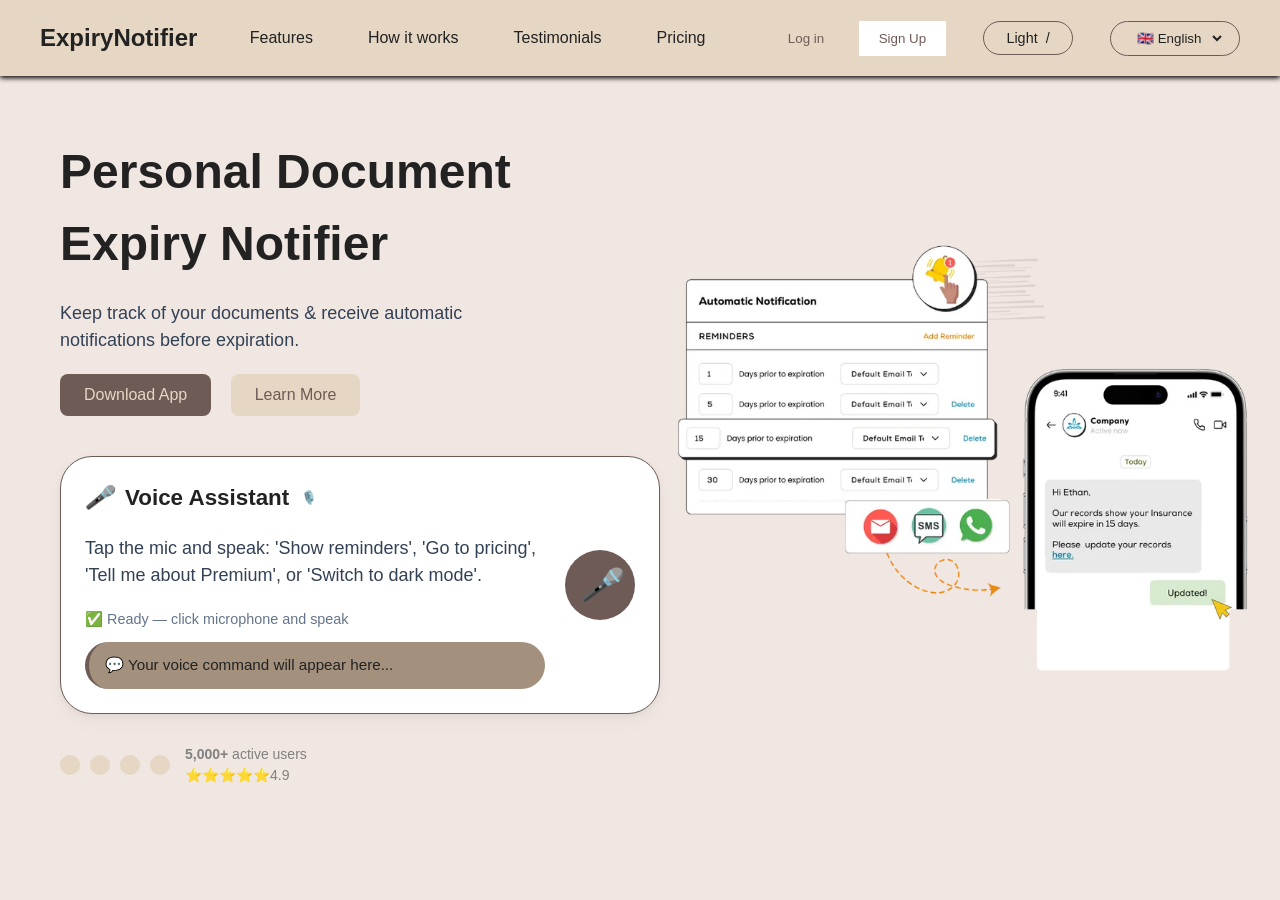
<file: index.html>
<!doctype html>
<html lang="en">
  <head>
    <meta charset="UTF-8" />
    <meta
      name="viewport"
      content="width=device-width, initial-scale=1.0"
    />
    <title>ExpiryNotifier</title>
    <link rel="stylesheet" href="index.css" />
  </head>
  <body>
    <header>
      <div class="logo">Expiry<span>Notifier</span></div>
      <nav>
        <ul>
          <li><a href="Dashboard.html">Features</a></li>
          <li><a href="How it works.html">How it works</a></li>
          <li><a href="Testimonials.html">Testimonials</a></li>
          <li><a href="Pricing.html">Pricing</a></li>
        </ul>
      </nav>
      <div class="buttons">
        <a href="login.html" style="text-decoration: none"
          ><button class="login">Log in</button></a
        >
        <a href="SignUp.html" style="text-decoration: none"
          ><button class="SignUp">Sign Up</button></a
        >
      </div>
      <button class="theme-toggle" id="darkmodeToggle">
        <i class="fas fa-sun"></i> <span id="themeText">Light</span> /
        <i class="fas fa-moon"></i>
      </button>
      <div class="right-nav">
        <div class="lang-selector">
          <i class="fas fa-globe"></i>
          <select id="languageSwitcher">
            <option value="en">🇬🇧 English</option>
            <option value="es">🇪🇸 Español</option>
            <option value="hi">🇮🇳 हिंदी</option>
            <option value="fr">🇫🇷 Français</option>
          </select>
        </div>
      </div>
    </header>

    <main>
      <section class="hero">
        <div class="hero-text">
          <h1 data-i18n="hero_title">
            Personal Document <br />
            Expiry <span> Notifier</span>
          </h1>
          <p data-i18n="hero_desc">
            Application that keeps track of personal documents and
            <br />
            notifies the user when a document is nearing its
            expiration date.
          </p>
          <div class="cta-buttons">
            <button class="download">Download App</button>
            <button class="learn-more">Learn More</button>
          </div>

          <!-- 🎤 MICROPHONE + VOICE COMMAND FEATURE -->
          <div class="mic-assistant">
            <div class="mic-info">
              <h3>
                <i class="fas fa-microphone-alt">🎤</i>
                <span data-i18n="voice_assistant"
                  >Voice Assistant</span
                >
                <span style="font-size: 0.8rem">🎙️</span>
              </h3>
              <p data-i18n="mic_description">
                Tap the mic and speak: "Show reminders", "Go to
                pricing", "Tell me about Premium", or "Switch to dark
                mode".
              </p>
              <div
                class="mic-status"
                id="micStatusMsg"
                data-i18n="mic_ready"
              >
                ✅ Ready — click microphone and speak
              </div>
              <div class="recognized-text" id="voiceCommandOutput">
                💬
                <span data-i18n="command_placeholder"
                  >Your voice command will appear here...</span
                >
              </div>
            </div>
            <button class="mic-btn" id="microphoneBtn">
              <i class="fas fa-microphone">🎤</i>
            </button>
          </div>

          <div class="rating">
            <div class="circles">
              <span class="circle"></span>
              <span class="circle"></span>
              <span class="circle"></span>
              <span class="circle"></span>
            </div>
            <div class="stars">
              <p style="color: gray">
                <strong>5,000+</strong> active users
              </p>
              <p style="color: grey">⭐⭐⭐⭐⭐4.9</p>
            </div>
          </div>
        </div>
        <div class="hero-image">
          <img
            src="./667ae44cfdaffed3785e1cf9_Hero images (6).webp"
            alt="Documents scanning app"
          />
        </div>
      </section>
    </main>

    <script src="script.js"></script>
  </body>
</html>
</file>
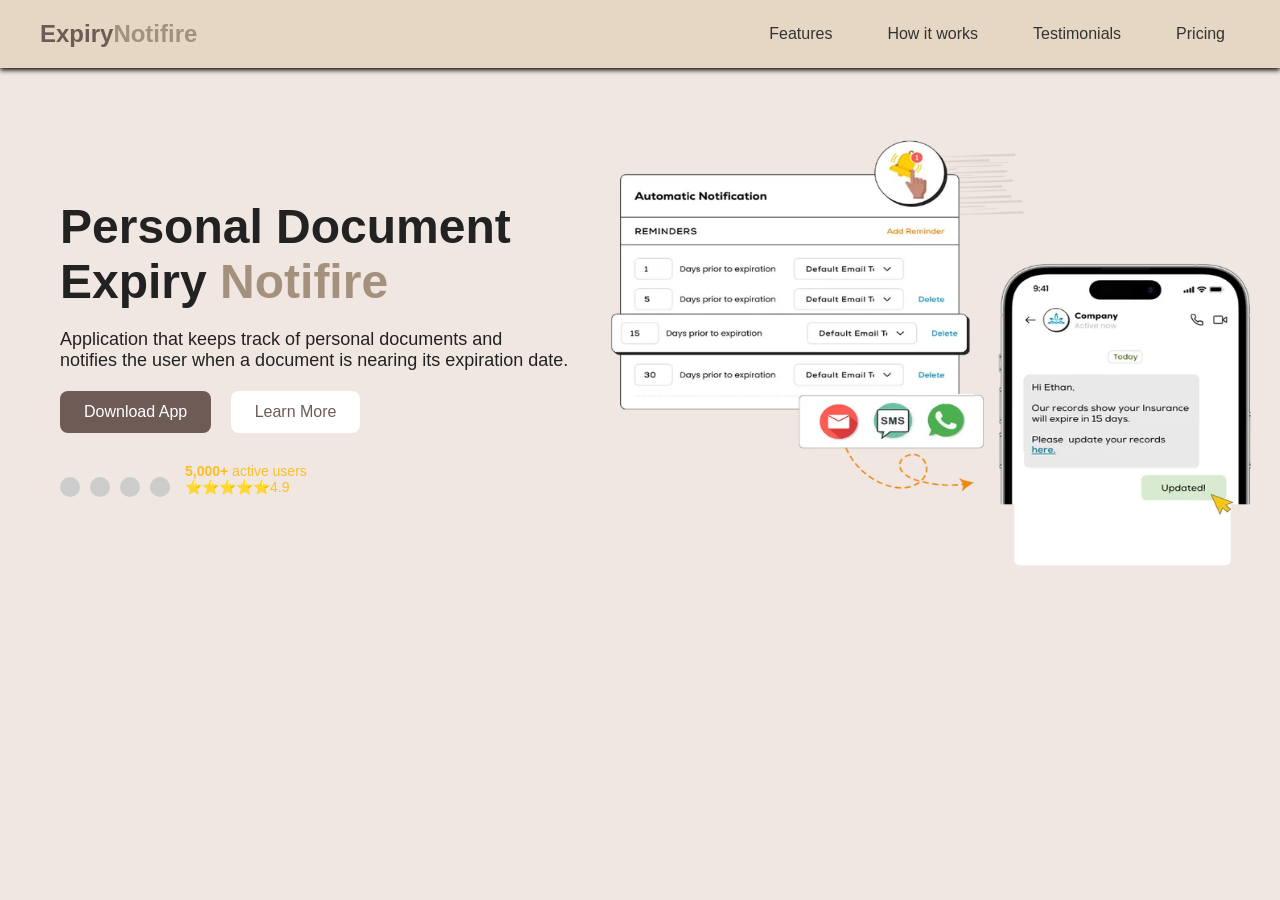
<file: afterlogin.html>
<!DOCTYPE html>
<html lang="en">
<head>
  <meta charset="UTF-8" />
  <meta name="viewport" content="width=device-width, initial-scale=1.0"/>
  <title>ExpiryNotifire</title>
  <link rel="stylesheet" href="style.css" />
</head>
<body>
  <header>
    <div class="logo">Expiry<span>Notifire</span></div>
    <nav>
      <ul>
        <li><a href="Dashboard.html">Features</a></li>
        <li><a href="How it works.html">How it works</a></li>
        <li><a href="Testimonials.html">Testimonials</a></li>
        <li><a href="Pricing.html">Pricing</a></li>
      </ul>
    </nav>
    <!-- <div class="buttons">
      <a href="login.html" style="text-decoration:none;"><button class="login">Log in</button></a> 
      <a href="SignUp.html" style="text-decoration:none;"><button class="SignUp">Sign Up</button></a> 
      <button class="get-started">Start for Free Trial</button> 
    </div> -->
  </header>

  <main>
    <section class="hero">
      <div class="hero-text">
        <h1> Personal Document <br> Expiry <span> Notifire</span></h1>
        <p>Application that keeps track of personal documents and <br>
        notifies the user when a document is nearing its expiration date.</p>
        <div class="cta-buttons">
          <button class="download">Download App</button>
          <button class="learn-more">Learn More</button>
        </div>
        <div class="rating">
          <div class="circles">
            <span class="circle"></span>
            <span class="circle"></span>
            <span class="circle"></span>
            <span class="circle"></span>
          </div>
          <div class="stars">
            <p><strong>5,000+</strong> active users</p>
            <p>⭐⭐⭐⭐⭐4.9</p>
          </div>
        </div>
      </div>
      <div class="hero-image">
        <img src="./667ae44cfdaffed3785e1cf9_Hero images (6).webp" alt="Documents scanning app">
      </div>
    </section>
  </main>

  <script src="script.js"></script>
</body>
</html>
</file>
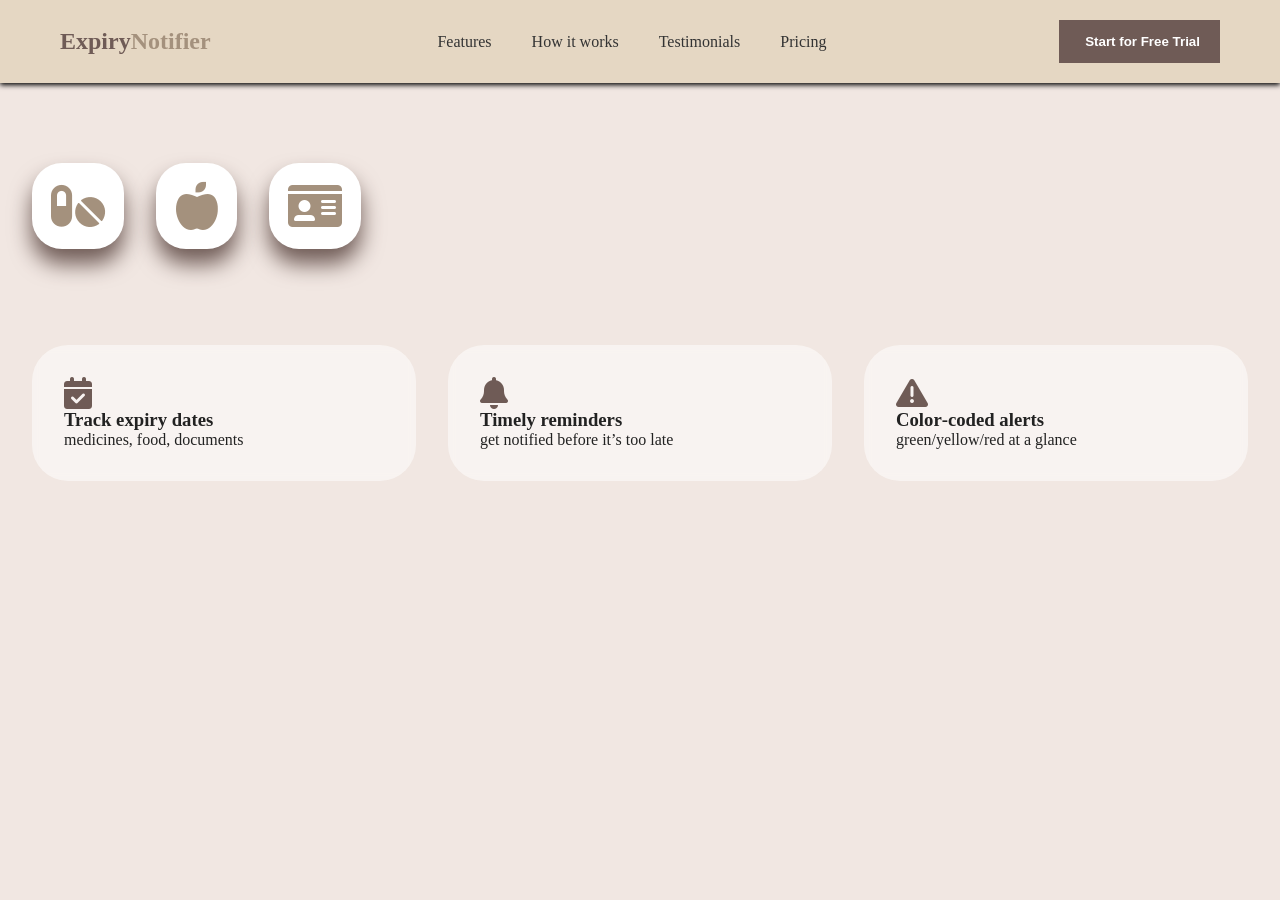
<file: Dashboard.html>
<!DOCTYPE html>
<html lang="en">
<head>
    <meta charset="UTF-8">
    <meta name="viewport" content="width=device-width, initial-scale=1.0">
    <title>Expiry Notifier · fully working dashboard</title>
    <!-- Google Fonts & Icons -->
    <link rel="preconnect" href="https://fonts.googleapis.com">
    <link rel="preconnect" href="https://fonts.gstatic.com" crossorigin>
    <link href="https://fonts.googleapis.com/css2?family=Inter:ital,opsz,wght@0,14..32,100..900;1,14..32,100..900&family=Poppins:wght@400;500;600;700&display=swap" rel="stylesheet">
    <link rel="stylesheet" href="https://cdnjs.cloudflare.com/ajax/libs/font-awesome/6.0.0-beta3/css/all.min.css">
    <link rel="stylesheet" href="Dashboard.css"/>
</head>
<body>
    <header>
         <nav style="display: flex;
                    justify-content: space-between;
                    align-items: center;
                    padding: 20px 60px;
                    background-color: #E5D7C3;
                    box-shadow: 0 2px 5px black;">
                <a href="index.html" style="text-decoration:none;"><div class="logo">Expiry<span>Notifier</span></div></a>
                <ul style="display: flex; gap: 40px; list-style:none;">
                    <li><a href="Dashboard.html">Features</a></li>
                    <li><a href="How it works.html">How it works</a></li>
                    <li><a href="Testimonials.html">Testimonials</a></li>            
                    <li><a href="Pricing.html">Pricing</a></li>
                </ul>
                <div class="cta-btns">
                    <!-- <button class="login">Log in</button> -->
                    <button class="cta-btns" id="getStartedBtn">Start for Free Trial</button>
                </div>
            </nav>
    </header>
    <!-- LANDING PAGE (visible by default) -->
    <div id="landingPage">
        <div class="landing">
            <div class="hero">
                <div class="icon-row">
                    <i class="fas fa-pills"></i>
                    <i class="fas fa-apple-alt"></i>
                    <i class="fas fa-id-card"></i>
                </div>
            </div>
            <div class="feature-grid">
                <div class="feature"><i class="fas fa-calendar-check fa-2x" style="color:#6F5B56;"></i><h3>Track expiry dates</h3><p>medicines, food, documents</p></div>
                <div class="feature"><i class="fas fa-bell fa-2x" style="color:#6F5B56;"></i><h3>Timely reminders</h3><p>get notified before it’s too late</p></div>
                <div class="feature"><i class="fas fa-exclamation-triangle fa-2x" style="color:#6F5B56;"></i><h3>Color‑coded alerts</h3><p>green/yellow/red at a glance</p></div>
            </div>
            <!-- <div class="footer">© 2025 Expiry Notifier · Sandip University · BCA Project</div> -->
       </div>
    </div>

       <!-- DASHBOARD + PAGES (hidden initially) -->
       <div id="dashboardApp" class="hidden">
           <div class="app-wrapper">
               <!-- SIDEBAR with click handlers -->
               <div class="sidebar">
                  <a href="Dashboard.html" style="text-decoration: none;"><div class="sidebar-logo"><i class="fas fa-bell"></i> Expiry</div></a>
                  <div class="nav-item active" data-page="dashboard"><i class="fas fa-th-large"></i> Dashboard</div>
                  <div class="nav-item" data-page="addItem"><i class="fas fa-plus-circle"></i> Add Item</div>
                  <div class="nav-item" data-page="notifications"><i class="fas fa-bell"></i> Notifications</div>
                  <div class="nav-item" data-page="profile"><i class="fas fa-user-circle"></i> Profile</div>
               </div>

               <!-- main panel where dynamic content loads -->
               <div class="main-panel" id="mainPanel">
                   <!-- Top navbar -->
                   <div class="top-nav">
                      <span class="page-title" id="currentPageTitle"><i class="fas fa-clock"></i> Dashboard</span>
                      <div class="profile-icon"><i class="fas fa-user-astronaut"></i></div>
                   </div>

                   <!-- DYNAMIC CONTENT CONTAINER -->
                   <div id="pageContent"></div>
               </div>
           </div>
       </div>  
<Script src="Dashboard.js"></Script>
    </body>
</html>
</file>
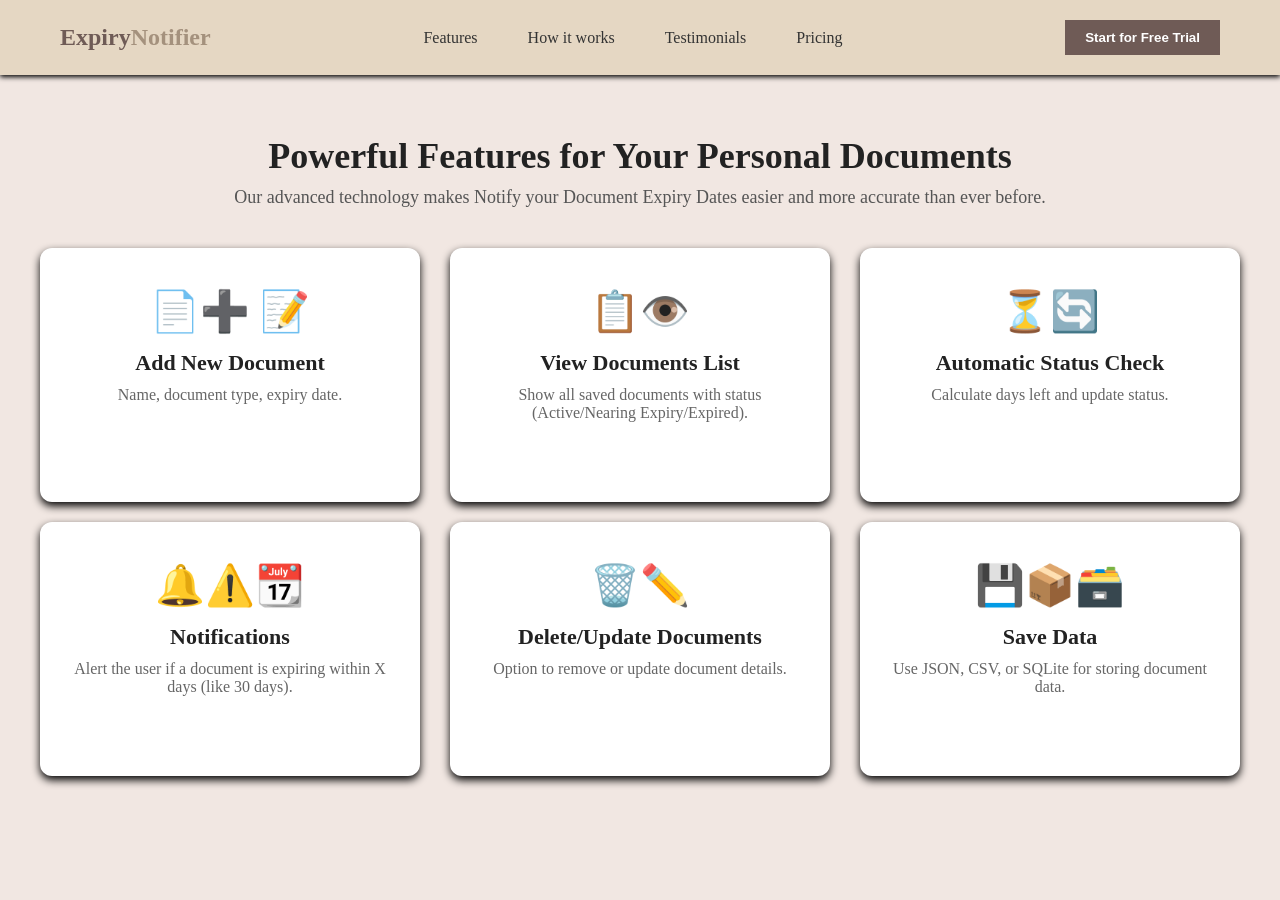
<file: features.html>
<!DOCTYPE html>
<html lang="en">
<head>
  <meta charset="UTF-8">
  <meta name="viewport" content="width=device-width, initial-scale=1.0">
  <title>ExpiryNotifier - Features</title>
  <link rel="stylesheet" href="features.css">
</head>
<body>
  <header>
    <a href="index.html" style="text-decoration:none;"><div class="logo">Expiry<span>Notifier</span></div></a>
      <nav>
        <ul>
         <li><a href="Dashboard.html">Features</a></li>
         <li><a href="How it works.html">How it works</a></li>
         <li><a href="Testimonials.html">Testimonials</a></li>            
         <li><a href="Pricing.html">Pricing</a></li>
        </ul>
      </nav>
    <div class="auth-buttons">
      <!-- <button class="login">Log in</button> -->
      <button class="get-started">Start for Free Trial</button>
    </div>
  </header>

  <main>
    <section class="features-section">
      <h1>Powerful Features for Your Personal Documents</h1>
      <p>Our advanced technology makes Notify your Document Expiry Dates easier and more accurate than ever before.</p>
      <div class="features-grid">
        <div class="feature-card">
          <div class="icon">📄➕ 📝</div>
          <h3>Add New Document</h3>
          <p>Name, document type, expiry date.</p>
        </div>
        <div class="feature-card">
          <div class="icon">📋👁️</div>
          <h3>View Documents List</h3>
          <p>Show all saved documents with status (Active/Nearing Expiry/Expired).</p>
        </div>
        <div class="feature-card">
          <div class="icon">⏳🔄</div>
          <h3>Automatic Status Check</h3>
          <p>Calculate days left and update status.</p>
        </div> 
        <div class="feature-card">
          <div class="icon">🔔⚠️📆</div>
          <h3>Notifications</h3>
          <p>Alert the user if a document is expiring within X days (like 30 days).</p>
        </div>
        <div class="feature-card">
          <div class="icon">🗑️✏️</div>
          <h3>Delete/Update Documents</h3>
          <p>Option to remove or update document details.</p>
        </div>
        <div class="feature-card">
          <div class="icon">💾📦🗃️</div>
          <h3>Save Data</h3>
          <p>Use JSON, CSV, or SQLite for storing document data.</p>
        </div>
      </div>
    </section>
  </main>

  <script src="script.js"></script>
</body>
</html>
</file>
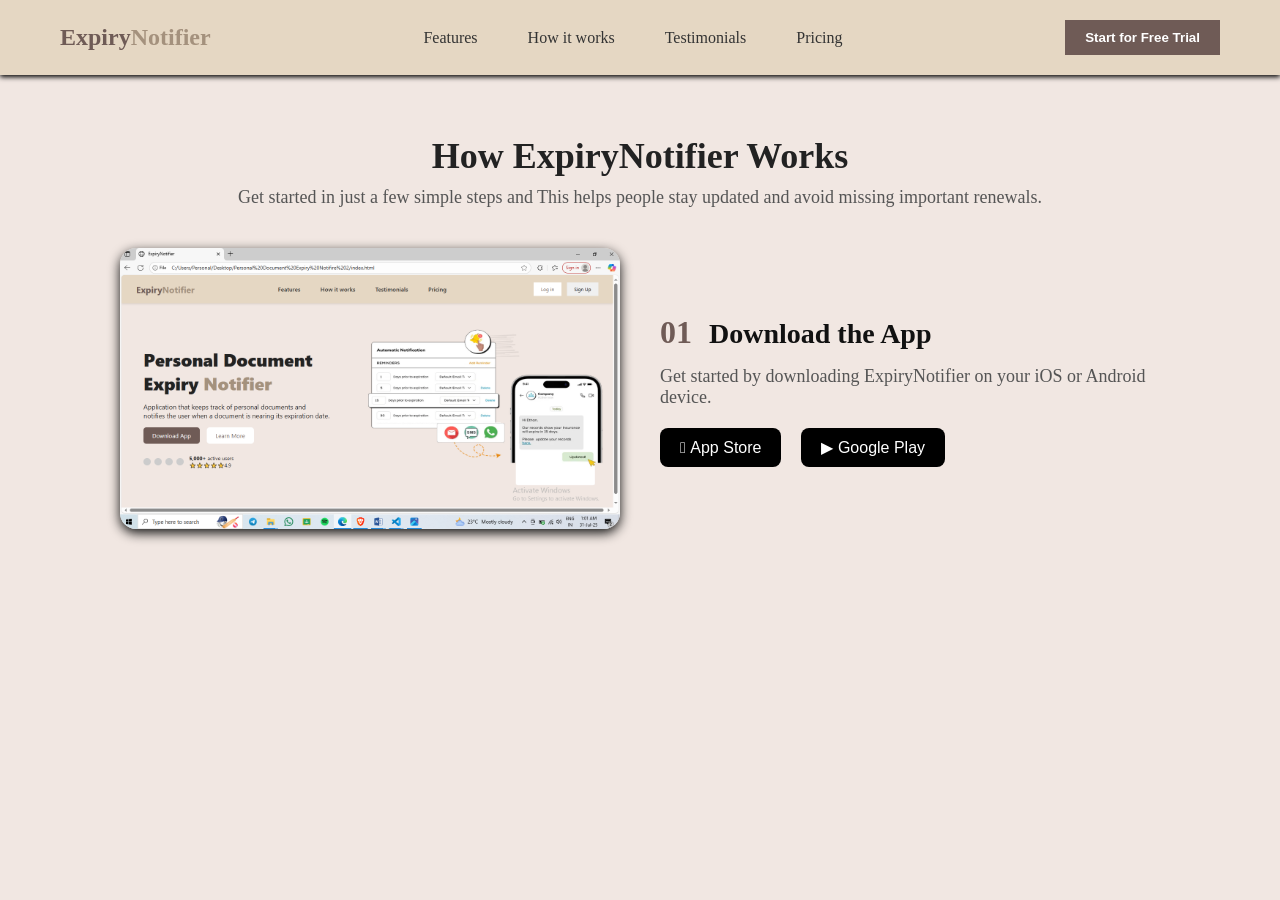
<file: How it works.html>
<!DOCTYPE html>
<html lang="en">
<head>
  <meta charset="UTF-8">
  <meta name="viewport" content="width=device-width, initial-scale=1.0">
  <title>Expiry Notifier - How It Works</title>
  <link rel="stylesheet" href="How it works.css">
</head>
<body>
  <header>
    <a href="index.html" style="text-decoration:none;"><div class="logo">Expiry<span>Notifier</span></div></a>
    <nav>
      <ul>
       <li><a href="Dashboard.html">Features</a></li>
       <li><a href="How it works.html">How it works</a></li>
       <li><a href="Testimonials.html">Testimonials</a></li>            
       <li><a href="Pricing.html">Pricing</a></li>
      </ul>
    </nav>
    <div class="auth-buttons">
      <!--<button class="login">Log in</button>-->
      <button class="get-started">Start for Free Trial</button>
    </div>
  </header>

  <main>
    <section class="how-it-works">
      <h1>How ExpiryNotifier Works</h1>
      <p>Get started in just a few simple steps and This helps people stay updated and avoid missing important renewals.</p>
      <div class="how-it-works-content">
        <div class="how-image">
          <img src="./Screenshot (37).png" alt="App illustration">
        </div>
        <div class="how-text">
          <h2><span>01</span> Download the App</h2>
          <p>Get started by downloading ExpiryNotifier on your iOS or Android device.</p>
          <div class="store-buttons">
            <button class="app-store"> App Store</button>
            <button class="google-play">▶ Google Play</button>
          </div>
        </div>
      </div>
    </section>
  </main>

  <script src="script.js"></script>
</body>
</html>
</file>
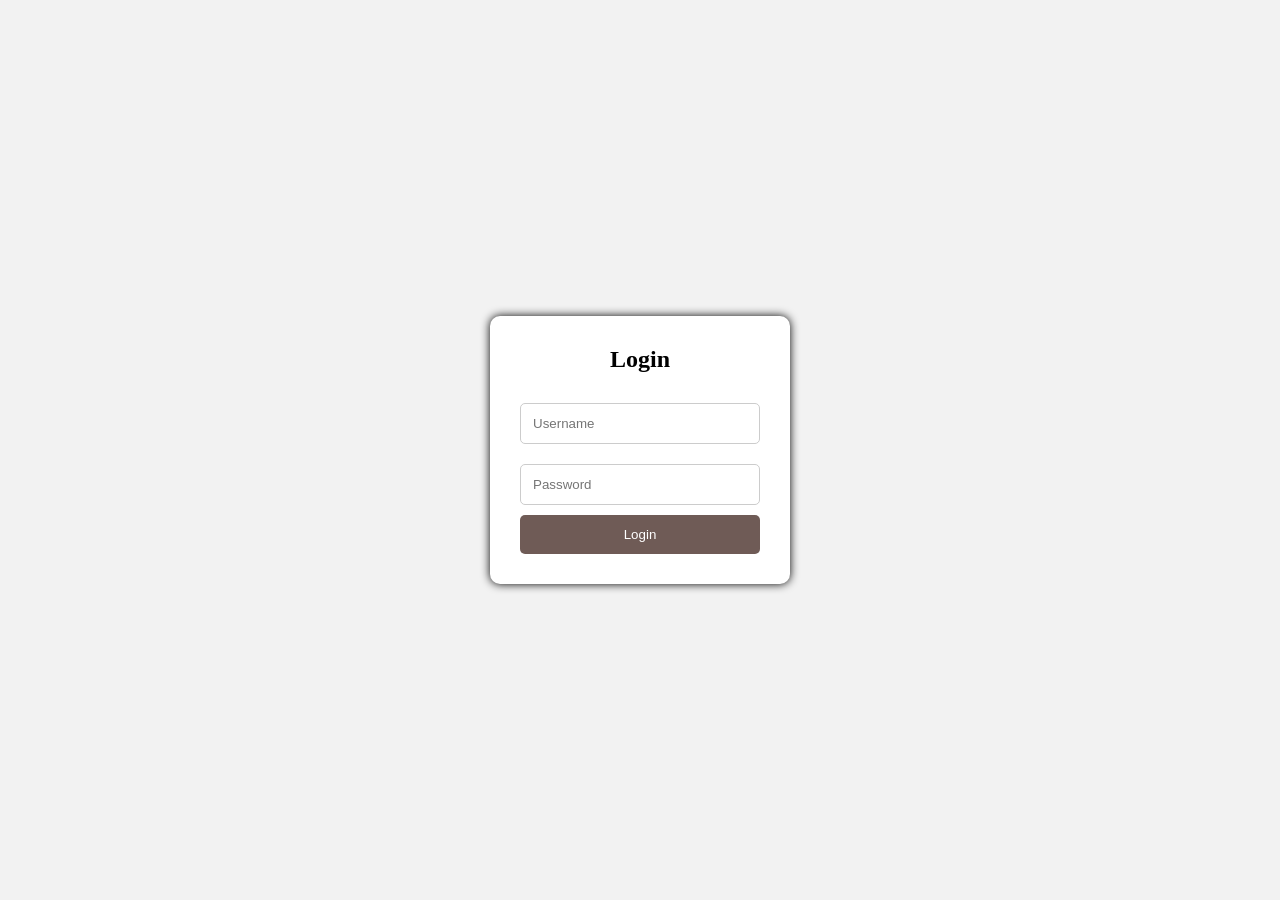
<file: login.html>
<!DOCTYPE html>
<html lang="en">
<head>
  <meta charset="UTF-8">
  <title>Login Page</title>
  <link rel="stylesheet" href="login.css">
</head>
<body>
  <div class="login-container">
    <h2>Login</h2>
    <form action="login.php" method="post">
      <input type="text" name="username" placeholder="Username" required>
      <input type="password" name="password" placeholder="Password" required>
      <button type="submit"><a href="index.html"class="LOGIN-btn" style="text-decoration:none;">Login</a></button>
    </form>
  </div>
</body>
</html>
</file>
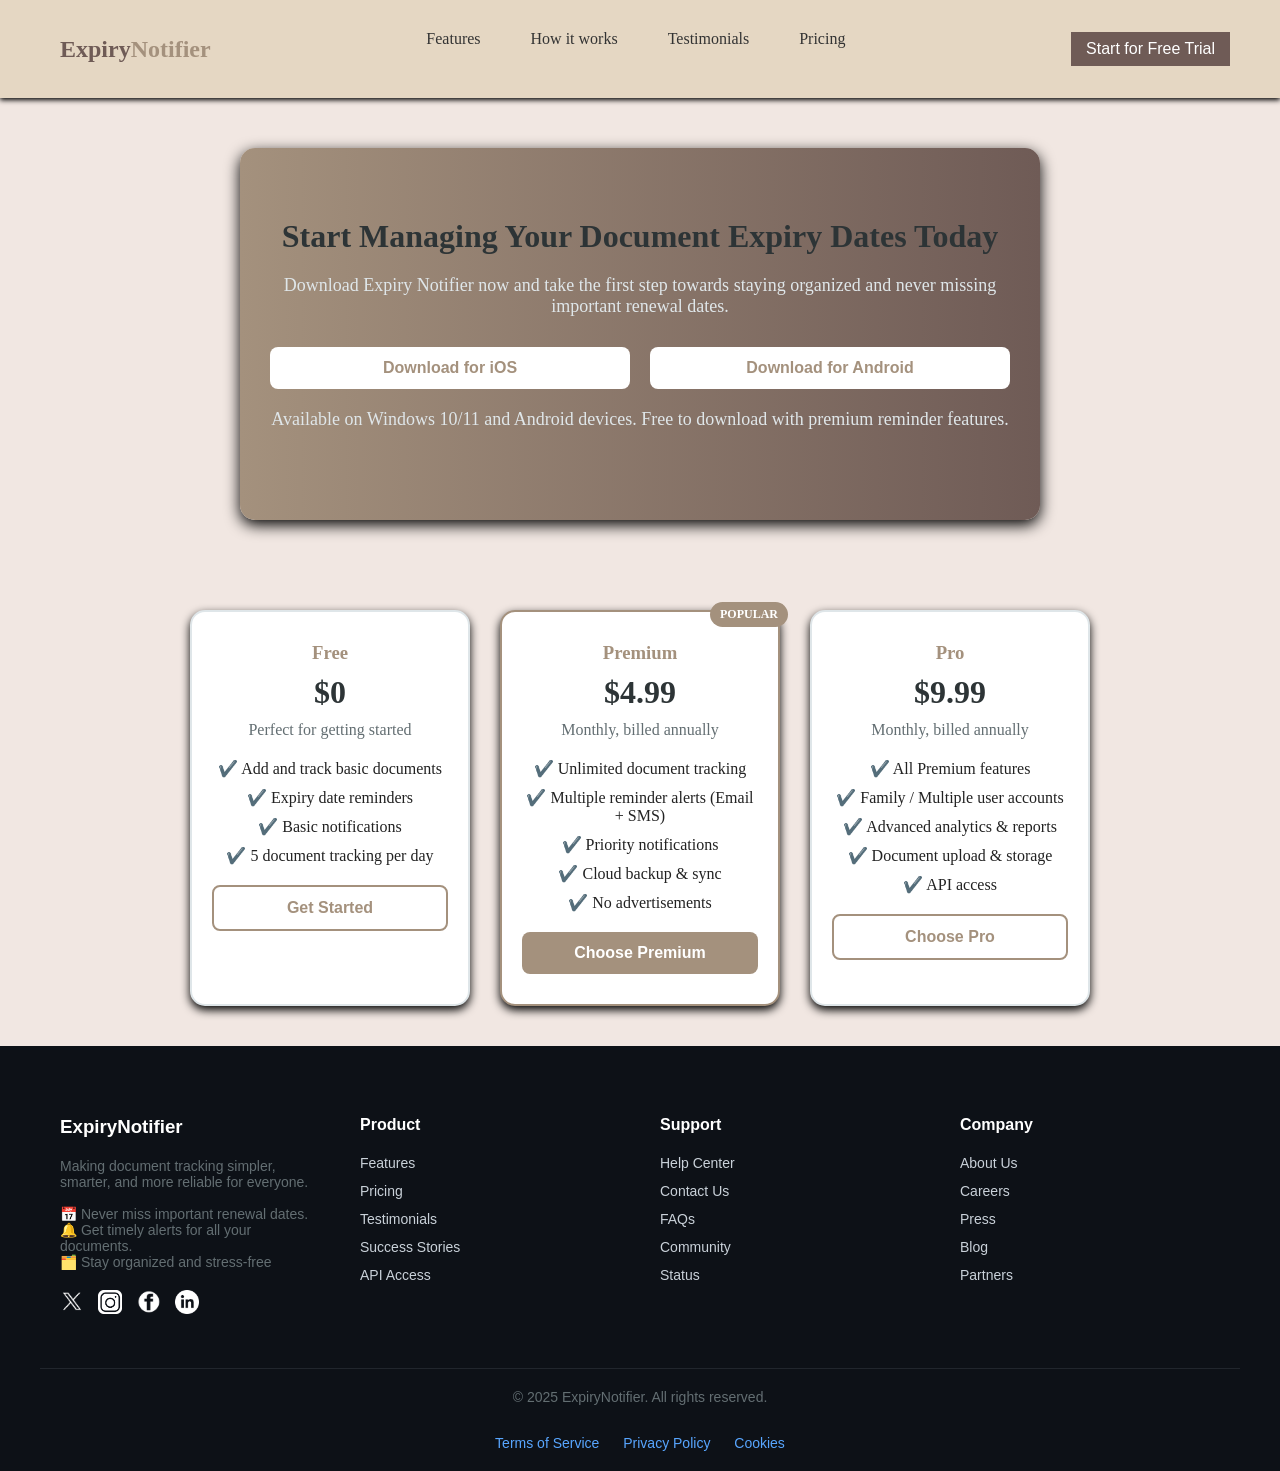
<file: pricing.html>
<!DOCTYPE html>
<html lang="en">
<head>
    <meta charset="UTF-8">
    <meta name="viewport" content="width=device-width, initial-scale=1.0">
    <title>ExpiryNotifier</title>
    <link rel="stylesheet" href="Pricing.css">
</head>
<body>
    <header>
        <a href="index.html" style="text-decoration:none;"><div class="logo"> <span style="color: #6F5B56;">Expiry</span><span>Notifier</span></div></a>
        <nav>
          <ul>
           <li><a href="Dashboard.html">Features</a></li>
           <li><a href="How it works.html">How it works</a></li>
           <li><a href="Testimonials.html">Testimonials</a></li>            
           <li><a href="Pricing.html">Pricing</a></li>
          </ul>
        </nav>
        <div class="auth-buttons">
         <!--<button class="login">Log in</button>-->
         <button class="get-started">Start for Free Trial</button>
        </div>
    </header>
    <main>
        <section class="zero">
            <h1>Start Managing Your Document Expiry Dates Today</h1>
            <p class="small-text">Download Expiry Notifier now and take the first step towards staying organized and never missing important renewal dates.</p>
            <div class="download">
                <button onclick="downloadIOS()">Download for iOS</button>
                <button onclick="downloadAndroid()">Download for Android</button>
            </div>
            <p class="small-text">Available on Windows 10/11 and Android devices. Free to download with premium reminder features.</p>
        </section>

        <section class="pricing-section">
        <div class="pricing-card">
            <h3>Free</h3>
            <h1>$0</h1>
            <p>Perfect for getting started</p>
            <ul>
                <li>✔️ Add and track basic documents</li>
                <li>✔️ Expiry date reminders</li>
                <li>✔️ Basic notifications</li>
                <li>✔️ 5 document tracking per day</li>
            </ul>
            <button class="outline-btn" onclick="choosePlan('Free')">Get Started</button>
        </div>

        <div class="pricing-card popular">
            <div class="popular-badge">POPULAR</div>
            <h3>Premium</h3>
            <h1>$4.99</h1>
            <p>Monthly, billed annually</p>
            <ul>
                <li>✔️ Unlimited document tracking</li>
                <li>✔️ Multiple reminder alerts (Email + SMS)</li>
                <li>✔️ Priority notifications</li>
                <li>✔️ Cloud backup & sync</li>
                <li>✔️ No advertisements</li>
            </ul>
            <button class="filled-btn" onclick="choosePlan('Premium')">Choose Premium</button>
        </div>

        <div class="pricing-card">
            <h3>Pro</h3>
            <h1>$9.99</h1>
            <p>Monthly, billed annually</p>
            <ul>
                <li>✔️ All Premium features</li>
                <li>✔️ Family / Multiple user accounts</li>
                <li>✔️ Advanced analytics & reports</li>
                <li>✔️ Document upload & storage</li>
                <li>✔️ API access</li>
            </ul>
            <button class="outline-btn" onclick="choosePlan('Pro')">Choose Pro</button>
        </div>
    </section>
    </main>
    
  <!-- Footer Section -->
  <footer class="footer">
    <div class="footer-container">
      <div class="footer-col">
        <h3>ExpiryNotifier</h3>
        <p>Making document tracking simpler, smarter, and more reliable for everyone.<br><br>
          📅 Never miss important renewal dates.<br>
          🔔 Get timely alerts for all your documents.<br>
          🗂️ Stay organized and stress-free <br></p>
        <div class="social-icons">
          <a href="#"><img src="twitter.png" alt="Twitter"></a>
          <a href="#"><img src="instagram.png" alt="Instagram"></a>
          <a href="#"><img src="facebook.png" alt="Facebook"></a>
          <a href="#"><img src="linkedin.png" alt="LinkedIn"></a>
        </div>
      </div>

      <div class="footer-col">
        <h4>Product</h4>
        <ul>
          <li><a href="#">Features</a></li>
          <li><a href="#">Pricing</a></li>
          <li><a href="#">Testimonials</a></li>
          <li><a href="#">Success Stories</a></li>
          <li><a href="#">API Access</a></li>
        </ul>
      </div>

      <div class="footer-col">
        <h4>Support</h4>
        <ul>
          <li><a href="#">Help Center</a></li>
          <li><a href="#">Contact Us</a></li>
          <li><a href="#">FAQs</a></li>
          <li><a href="#">Community</a></li>
          <li><a href="#">Status</a></li>
        </ul>
      </div>

      <div class="footer-col">
        <h4>Company</h4>
        <ul>
          <li><a href="#">About Us</a></li>
          <li><a href="#">Careers</a></li>
          <li><a href="#">Press</a></li>
          <li><a href="#">Blog</a></li>
          <li><a href="#">Partners</a></li>
        </ul>
      </div>
    </div>

    <div class="footer-bottom">
      <p>© 2025 ExpiryNotifier. All rights reserved.</p>
      <div class="footer-links">
        <a href="#">Terms of Service</a>
        <a href="#">Privacy Policy</a>
        <a href="#">Cookies</a>
      </div>
    </div>
  </footer>
    <script src="script.js"></script>
</body>
</html>
</file>
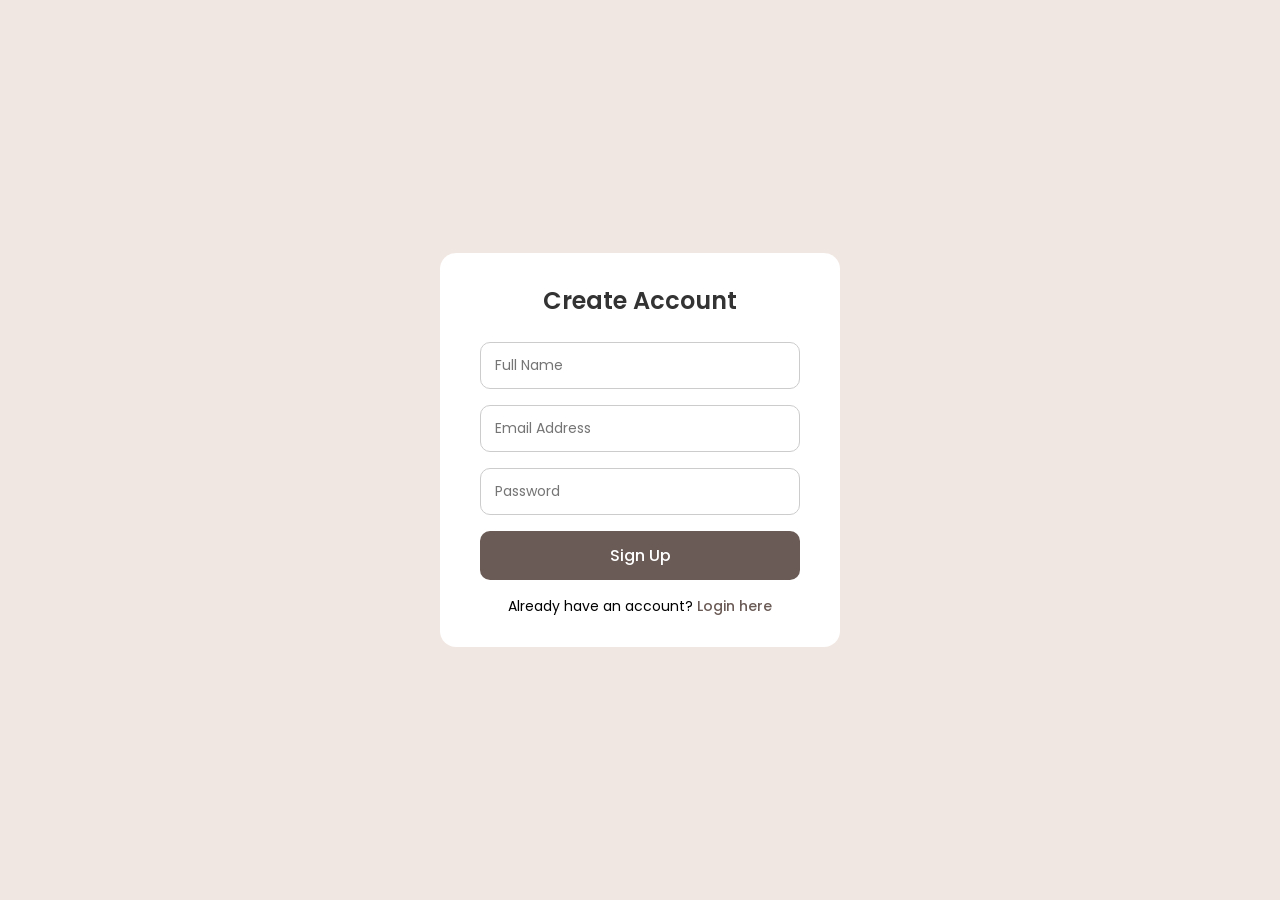
<file: signup.html>
<!DOCTYPE html>
<html lang="en">
<head>
  <meta charset="UTF-8" />
  <meta name="viewport" content="width=device-width, initial-scale=1.0" />
  <title>Signup | DocReminder</title>

  <!-- Google Font: Poppins -->
  <link href="https://fonts.googleapis.com/css2?family=Poppins:wght@400;600&display=swap" rel="stylesheet">

  <style>
    * {
      box-sizing: border-box;
      font-family: 'Poppins', sans-serif;
      margin: 0;
      padding: 0;
    }

    body {
      background: #F1E7E2;
      display: flex;
      align-items: center;
      justify-content: center;
      height: 100vh;
    }

    .signup-container {
      background: #FFFFFF;
      padding: 30px 40px;
      border-radius: 16px;
      box-shadow: 0 4px 20px #0000;
      width: 100%;
      max-width: 400px;
    }

    .signup-container h2 {
      text-align: center;
      margin-bottom: 24px;
      font-weight: 600;
      color: #333;
    }

    .signup-container input {
      width: 100%;
      padding: 12px 14px;
      margin-bottom: 16px;
      border: 1px solid #ccc;
      border-radius: 10px;
      font-size: 14px;
    }

    .signup-container button {
      width: 100%;
      padding: 12px;
      background-color: #6B5B56 ;
      color: white;
      border: none;
      border-radius: 10px;
      font-size: 16px;
      font-weight: 600;
      cursor: pointer;
      transition: background-color 0.3s ease;
    }

    .signup-container button:hover {
      background-color: #6B5B56;
    }

    .signup-container p {
      text-align: center;
      margin-top: 16px;
      font-size: 14px;
    }

    .signup-container p a {
      color: #6B5B56; ;
      text-decoration: none;
      font-weight: 500;
    }

    .signup-container button a {
      color: white; 
      text-decoration: none;
      font-weight: 500;
    }

  </style>
</head>
<body>

  <div class="signup-container">
    <h2>Create Account</h2>
    <form action="signup" method="POST">
      <input type="text" name="name" placeholder="Full Name" required />
      <input type="email" name="email" placeholder="Email Address" required />
      <input type="password" name="password" placeholder="Password" required />
      <button type="submit"><a href="index.html" style="text-decoration:none;">Sign Up</a></button>
    </form>
    <p>Already have an account? <a href="login.html">Login here</a></p>
  </div>

</body>
</html>
</file>
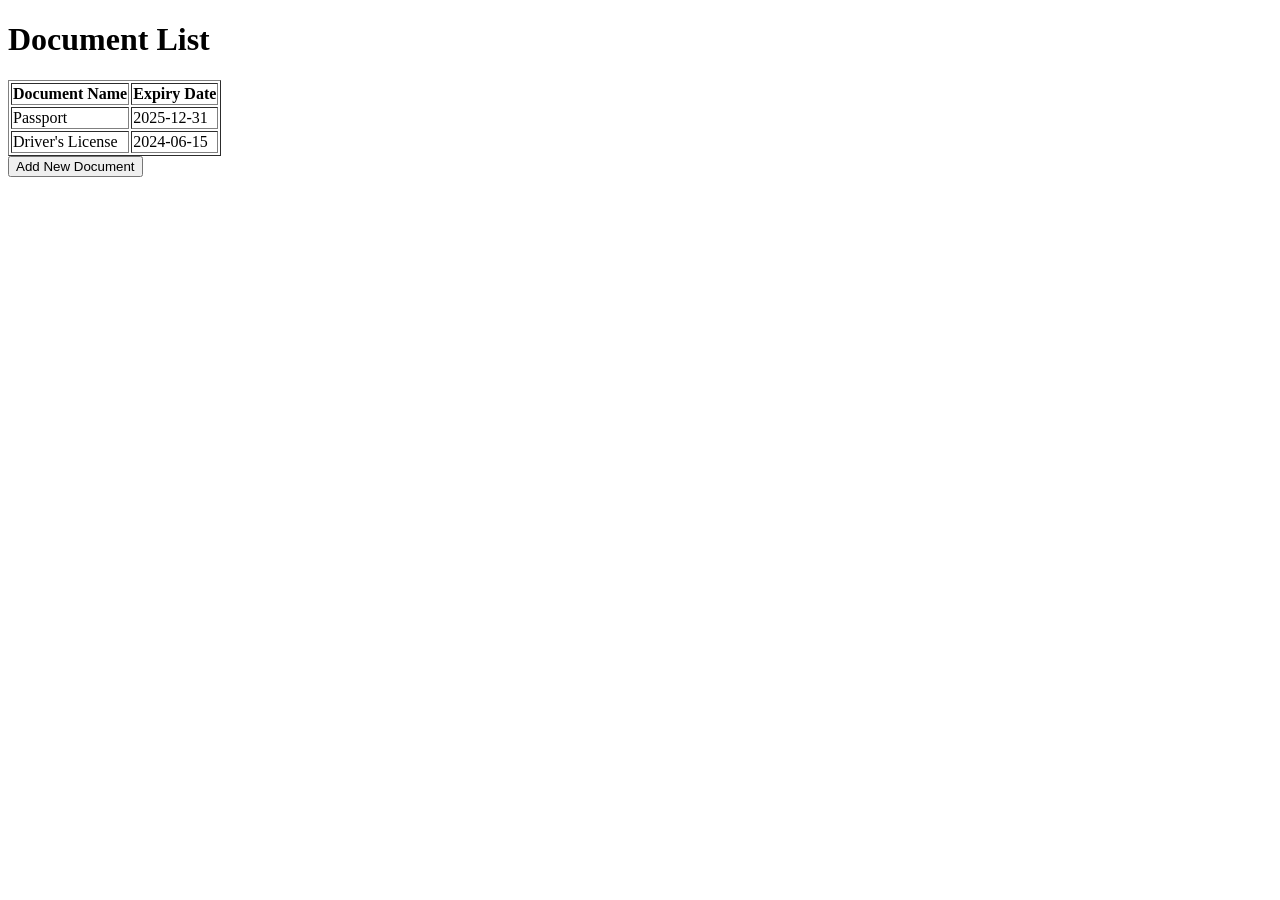
<file: viewdoc.html>
<!DOCTYPE html>
<html lang="en">
<head>
    <meta charset="UTF-8">
    <meta name="viewport" content="width=device-width, initial-scale=1.0">
    <title>View Document List</title>
</head>
<body>
    <h1>Document List</h1>
    <table border="1">
        <tr>
            <th>Document Name</th>
            <th>Expiry Date</th>
        </tr>
        <!-- Example data, replace with dynamic content -->
        <tr>
            <td>Passport</td>
            <td>2025-12-31</td>
        </tr>
        <tr>
            <td>Driver's License</td>
            <td>2024-06-15</td>
        </tr>
    </table>

    <button onclick="window.location.href='newdec.html'">Add New Document</button>
    
</body>
</html>
</file>
<file: index.css>
* {
  margin: 0;
  padding: 0;
  box-sizing: border-box;
  /* font-family: 'Segoe UI', sans-serif; */
}
@font-face {
  font-family: 'EN';
  src: url('./gabriola/gabriola\ Font\ Download.ttf');
}

body {
  font-family: 'Segoe UI', sans-serif;
  background: var(--bg-body);
  color: var(--text-primary);
  transition: background 0.3s ease, color 0.2s ease;
  line-height: 1.5;
}

header {
  display: flex;
  justify-content: space-between;
  align-items: center;
  padding: 20px 60px;
  background-color: #E5D7C3;
  box-shadow: 0 2px 5px black;
}

.logo {
  font-size: 24px;
  font-weight: bold;
  color: #6F5B56;
}

.logo span {
  color: #A4917D;
}

nav ul {
  list-style: none;
  display: flex;
  gap: 50px;
}

nav a {
  text-decoration: none;
  color: #333;
  font-weight: 500;
}

.buttons button {
  margin-left: 10px;
  padding: 10px 20px;
  border-radius: 600;
  border: none;
  cursor: pointer;
}

.login {
  background: white;
  border: 2px solid #6F5B56;
  color: #6F5B56;
}

.SignUp{
  background: white;
  border: 2px solid #6F5B56;
  color: #6F5B56;
}

/* LIGHT MODE (default) */
:root {
  --bg-body: #F1E7E2;
  --bg-surface: #E5D7C3;
  --bg-card: #ffffff;
  --bg-side: #A4917D;
  --text-primary: #222;
  --text-secondary: #334155;
  --text-muted: #64748b;
  --border-light: #6F5B56;
  --border-card: #6F5B56;
  --primary: #6F5B56;
  --primary-dark: #A4917D;
  --primary-soft: #F1E7E2;
  --price-badge: #ffffff;
  --shadow-sm: 0 8px 20px rgba(0,0,0,0.03), 0 2px 6px rgba(0,0,0,0.05);
  --shadow-md: 0 12px 28px rgba(0,0,0,0.05);
  --footer-bg: #A4917D;
}

/* DARK MODE */
body.dark {
  --bg-body: #0a0c10;
  --bg-surface: #11161f;
  --bg-card: #141b24;
  --bg-side: #0f131c;
  --text-primary: #edf2f7;
  --text-secondary: #cbd5e1;
  --text-muted: #94a3b8;
  --border-light: #253141;
  --border-card: #1e2a3a;
  --primary: #6F5B56;
  --primary-dark: #A4917D;
  --primary-soft: #1e2a3a;
  --price-badge: #1a2532;
  --shadow-sm: 0 8px 20px rgba(0,0,0,0.5);
  --shadow-md: 0 12px 28px rgba(0,0,0,0.6);
  --footer-bg: #0b0f16;
}


.theme-toggle, .lang-selector {
  background: var(--bg-surface);
  border: 1px solid var(--border-light);
  border-radius: 60px;
  padding: 8px 14px;
  cursor: pointer;
  display: flex;
  align-items: center;
  gap: 8px;
  font-weight: 500;
  color: var(--text-primary);
  transition: 0.2s;
  font-size: 0.9rem;
}

.theme-toggle i {
  font-size: 1rem;
}

.lang-selector select {
  background: transparent;
  border: none;
  font-weight: 500;
  color: var(--text-primary);
  cursor: pointer;
  outline: none;
  font-family: inherit;
}

.lang-selector i {
  font-size: 0.9rem;
}

.right-nav {
  display: flex;
  gap: 12px;
  align-items: center;
}

.hero {
  display: flex;
  justify-content: space-between;
  align-items: center;
  padding: 60px;
}

.hero-text {
  max-width: 600px;
}

.hero-text h1 {
  font-size: 48px;
  font-weight: 800;
}

.hero-text h1 span {
  color: var(--primary);
}

.hero-text p {
  font-size: 18px;
  margin: 20px 0;
  color: var(--text-secondary);
  max-width: 500px;
}

.hero-image img {
  width: 110%;
  height: 450px;
  max-height: 449px;
}

.cta-buttons button {
  margin-right: 15px;
  padding: 12px 24px;
  border: none;
  border-radius: 8px;
  font-size: 16px;
  cursor: pointer;
}

.download {
  background-color: var(--primary);
  color: var(--bg-surface);
}

.learn-more {
  background-color: var(--bg-surface);
  color: var(--primary);
  border: 2px solid var(--primary);
}

.rating {
  display: flex;
  align-items: center;
  margin-top: 30px;
}

.circles {
  display: flex;
  gap: 10px;
  margin-right: 15px;
}

.circle {
  width: 20px;
  height: 20px;
  background: var(--bg-surface);
  border-radius: 50%;
}

.stars p {
  margin: 0;
  font-size: 14px;
}

    /* MICROPHONE CARD (new feature) */
    .mic-assistant {
      background: var(--bg-card);
      border-radius: 32px;
      padding: 24px;
      margin: 40px 0 20px;
      border: 1px solid var(--border-card);
      box-shadow: var(--shadow-sm);
      display: flex;
      flex-wrap: wrap;
      align-items: center;
      justify-content: space-between;
      gap: 20px;
    }
    .mic-info {
      flex: 2;
    }
    .mic-info h3 {
      font-size: 1.4rem;
      margin-bottom: 8px;
      display: flex;
      align-items: center;
      gap: 12px;
    }
    .mic-status {
      font-size: 0.9rem;
      color: var(--text-muted);
      margin-top: 8px;
    }
    .mic-btn {
      background: var(--primary);
      border: none;
      width: 70px;
      height: 70px;
      border-radius: 60px;
      color: white;
      font-size: 2rem;
      cursor: pointer;
      transition: 0.2s;
      display: flex;
      align-items: center;
      justify-content: center;
      box-shadow: 0 0 0 0 var(--mic-glow);
    }
    .mic-btn.listening {
      animation: pulse 1.2s infinite;
      background: #ef4444;
    }
    @keyframes pulse {
      0% { box-shadow: 0 0 0 0 var(--mic-glow); transform: scale(1);}
      70% { box-shadow: 0 0 0 12px rgba(59,130,246,0); transform: scale(1.02);}
      100% { box-shadow: 0 0 0 0 rgba(59,130,246,0); transform: scale(1);}
    }
    .recognized-text {
      background: var(--bg-side);
      padding: 12px 16px;
      border-radius: 60px;
      margin-top: 12px;
      font-size: 0.95rem;
      border-left: 4px solid var(--primary);
    }

/* Basic Reset */  
  body {
    background: var(--bg-body);
    color: var(--text-primary);
  }
  
  header {
    display: flex;
    justify-content: space-between;
    align-items: center;
    padding: 20px 40px;
    background: var(--bg-surface);
    box-shadow: 0 2px 5px black;
  }
  
  .logo {
    font-size: 24px;
    font-weight: bold;
    color: var(--text-primary);
  }
  
  .logo span {
    color: var(--text-primary);
  }
  
  nav a {
    margin: 0 15px;
    text-decoration: none;
    color: var(--text-primary);
    font-weight: 500;
  }

  nav ul {
  list-style: none;
  display: flex;
  gap: 25px;
}
  
  .auth-buttons button {
    margin-left: 10px;
    padding: 10px 20px;
    border: none;
    font-weight: 600;
    cursor: pointer;
  }
  
  .login {
    background: var(--bg-surface);
    border: 2px solid var(--primary);
    color: var(--primary);
  }
  
  .get-started {
    background-color: var(--primary);
    color: var(--bg-surface);
  }
  
  .features-section {
    text-align: center;
    padding: 60px 20px;
  }
  
  .features-section h1 {
    font-size: 36px;
    margin-bottom: 10px;
  }
  
  .features-section p {
    font-size: 18px;
    color: #555;
    margin-bottom: 40px;
  }
  
  .features-grid {
    display: grid;
    grid-template-columns: repeat(auto-fit, minmax(280px, 1fr));
    gap: 20px 30px;
    max-width: 1200px;
    margin: auto;
  }
  
  .feature-card {
    background: var(--bg-surface);
    padding: 40px 20px;
    border-radius: 12px;
    box-shadow: var(--shadow-sm);
    transition: transform 0.3s ease, box-shadow 0.3s ease;
  }
  
  .feature-card:hover {
    transform: translateY(-5px);
    box-shadow: var(--shadow-md);
  }
  
  .icon {
    font-size: 40px;
    margin-bottom: 15px;
    color: var(--primary);
  }
  
  .feature-card h3 {
    margin-bottom: 10px;
    font-size: 22px;
  }
  
  .feature-card p {
    color: var(--text-secondary);
    font-size: 16px;
  }
</file>
<file: style.css>
* {
  margin: 0;
  padding: 0;
  box-sizing: border-box;
  /* font-family: 'Segoe UI', sans-serif; */
}
@font-face {
  font-family: 'EN';
  src: url('./gabriola/gabriola\ Font\ Download.ttf');
}

body {
  background:  #F1E7E2;
  color: #222;
}

header {
  display: flex;
  justify-content: space-between;
  align-items: center;
  padding: 20px 60px;
  background-color: #E5D7C3;
  box-shadow: 0 2px 5px black;
}

.logo {
  font-size: 24px;
  font-weight: bold;
  color: #6F5B56;
}

.logo span {
  color: #A4917D;
}

nav ul {
  list-style: none;
  display: flex;
  gap: 25px;
}

nav a {
  text-decoration: none;
  color: #333;
  font-weight: 500;
}

.buttons button {
  margin-left: 10px;
  padding: 10px 20px;
  border-radius: 600;
  border: none;
  cursor: pointer;
}

.login {
  background: white;
  border: 2px solid #6F5B56;
  color: #6F5B56;
}

.SignUp{
  background: white;
  border: 2px solid #6F5B56;
  color: #6F5B56;
}

.hero {
  display: flex;
  justify-content: space-between;
  align-items: center;
  padding: 60px;
}

.hero-text {
  max-width: 600px;
}

.hero-text h1 {
  font-size: 48px;
  font-weight: 800;
}

.hero-text h1 span {
  color: #A4917D;
}

.hero-text p {
  font-size: 18px;
  margin: 20px 0;
}

.hero-image img {
  width: 110%;
  height: 450px;
  max-height:449px;
}

.cta-buttons button {
  margin-right: 15px;
  padding: 12px 24px;
  border: none;
  border-radius: 8px;
  font-size: 16px;
  cursor: pointer;
}

.download {
  background-color: #6F5B56;
  color: #fff;
}

.learn-more {
  background-color: white;
  color: #6F5B56;
  border: 2px solid #6F5B56;
}

.rating {
  display: flex;
  align-items: center;
  margin-top: 30px;
}

.circles {
  display: flex;
  gap: 10px;
  margin-right: 15px;
}

.circle {
  width: 20px;
  height: 20px;
  background: #ccc;
  border-radius: 50%;
}

.stars p {
  margin: 0;
  font-size: 14px;
}

/* Basic Reset */
* {
    margin: 0;
    padding: 0;
    box-sizing: border-box;
  }
  
  body {
    font-family: 'Segoe UI', Tahoma, Geneva, Verdana, sans-serif;
    background:#F1E7E2 ;
    color: #222;
  }
  
  header {
    display: flex;
    justify-content: space-between;
    align-items: center;
    padding: 20px 40px;
    background: #E5D7C3;
    box-shadow: 0 2px 5px black;
  }
  
  .logo {
    font-size: 24px;
    font-weight: bold;
    color: #6F5B56;
  }
  
  .logo span {
    color: #A4917D;
  }
  
  nav a {
    margin: 0 15px;
    text-decoration: none;
    color: #333;
    font-weight: 500;
  }
  
  .auth-buttons button {
    margin-left: 10px;
    padding: 10px 20px;
    border: none;
    font-weight: 600;
    cursor: pointer;
  }
  
  .login {
    background: white;
    border: 2px solid #6F5B56;
    color: #6F5B56;
  }
  
  .get-started {
    background-color: #6F5B56;
    color: white;
  }
  
  .features-section {
    text-align: center;
    padding: 60px 20px;
  }
  
  .features-section h1 {
    font-size: 36px;
    margin-bottom: 10px;
  }
  
  .features-section p {
    font-size: 18px;
    color: #555;
    margin-bottom: 40px;
  }
  
  .features-grid {
    display: grid;
    grid-template-columns: repeat(auto-fit, minmax(280px, 1fr));
    gap: 20px 30px;
    max-width: 1200px;
    margin: auto;
  }
  
  .feature-card {
    background: white;
    padding: 40px 20px;
    border-radius: 12px;
    box-shadow: 0 4px 8px black;
    transition: transform 0.3s ease, box-shadow 0.3s ease;
  }
  
  .feature-card:hover {
    transform: translateY(-5px);
    box-shadow: 0 8px 16px black;
  }
  
  .icon {
    font-size: 40px;
    margin-bottom: 15px;
    color: #6F5B56;
  }
  
  .feature-card h3 {
    margin-bottom: 10px;
    font-size: 22px;
  }
  
  .feature-card p {
    color: #666;
    font-size: 16px;
  }

  /* How It Works Section */
.how-it-works {
  text-align: center;
  padding: 60px 20px;
}

.how-it-works h1 {
  font-size: 36px;
  margin-bottom: 10px;
}

.how-it-works p {
  font-size: 18px;
  color: #555;
  margin-bottom: 40px;
}

.how-it-works-content {
  display: flex;
  flex-wrap: wrap;
  align-items: center;
  justify-content: center;
  gap: 40px;
  max-width: 1200px;
  margin: auto;
}

.how-image img {
  max-width: 500px;
  width: 100%;
  border-radius: 16px;
  box-shadow: 0 4px 12px #111;
}

.how-text {
  max-width: 500px;
  text-align: left;
}

.how-text h2 {
  font-size: 28px;
  margin-bottom: 15px;
  color: #111;
}

.how-text h2 span {
  color: #6F5B56;
  font-size: 32px;
  font-weight: bold;
  margin-right: 10px;
}

.how-text p {
  font-size: 18px;
  color: #555;
  margin-bottom: 20px;
}

.store-buttons {
  display: flex;
  gap: 20px;
}

.store-buttons button {
  padding: 10px 20px;
  border: none;
  background: black;
  color: white;
  font-size: 16px;
  border-radius: 8px;
  cursor: pointer;
  transition: background-color 0.3s ease;
}

.store-buttons button:hover {
  background: #333;
}

/* Testimonials Section */
  .testimonials-section {
    text-align: center;
    padding: 60px 20px;
  }
  
  .testimonials-section h1 {
    font-size: 36px;
    margin-bottom: 10px;
  }
  
  .testimonials-section p {
    font-size: 18px;
    color: #555;
    margin-bottom: 40px;
  }
  
  .testimonials-grid {
    display: grid;
    grid-template-columns: repeat(auto-fit, minmax(280px, 1fr));
    gap: 30px 20px;
    max-width: 1200px;
    margin: auto;
  }
  
  .testimonial-card {
    background: #fff;
    padding: 30px 20px;
    border-radius: 12px;
    box-shadow: 0 4px 10px black;
    transition: transform 0.3s ease, box-shadow 0.3s ease;
  }
  
  .testimonial-card:hover {
    transform: translateY(-5px);
    box-shadow: 0 8px 20px black;
  }
  
  .stars {
    font-size: 20px;
    color: #fbbf24;
    margin-bottom: 15px;
  }
  
  .testimonial-text {
    font-size: 16px;
    color: #555;
    margin-bottom: 20px;
  }
  
  .user-info {
    display: flex;
    align-items: center;
    justify-content: center;
    gap: 15px;
  }
  
  .user-info img {
    width: 50px;
    height: 50px;
    border-radius: 50%;
  }
  
  .user-info h3 {
    font-size: 18px;
    font-weight: bold;
    color: #111;
  }
  
  .user-info p {
    font-size: 14px;
    color: #777;
  }
</file>
<file: Dashboard.css>
* {
            margin: 0;
            padding: 0;
            box-sizing: border-box;
            /* font-family: 'Segoe UI', sans-serif; */
        }
           @font-face {
           font-family: 'EN';
           src: url('./gabriola/gabriola\ Font\ Download.ttf');
        }

        body {
            background:  #F1E7E2;
            color: #222;
        }

        /* app wrapper for dashboard */
        .app-wrapper {
            display: flex;
            min-height: 100vh;
            position: relative;
        }

        /* ---- SIDEBAR (glass) ---- */
        .sidebar {
            width: 280px;
            background: rgba(255, 255, 255, 0.6);
            backdrop-filter: blur(14px);
            -webkit-backdrop-filter: blur(14px);
            border-right: 1px solid whitesmoke;
            box-shadow: 8px 0 32px black;
            padding: 2rem 1.5rem;
            transition: all 0.25s ease;
        }

        .sidebar-logo {
            font-weight: 700;
            font-size: 1.9rem;
            letter-spacing: -0.02em;
            color: #6F5B56;
            margin-bottom: 3rem;
            display: flex;
            align-items: center;
            gap: 10px;
        }
        .sidebar-logo i { font-size: 2.2rem; color: #A4917D; }

        .nav-item {
            display: flex;
            align-items: center;
            gap: 16px;
            padding: 0.9rem 1.2rem;
            border-radius: 20px;
            margin: 0.5rem 0;
            color: #6F5B56;
            font-weight: 500;
            transition: 0.2s;
            cursor: pointer;
        }
        .nav-item i { width: 26px; font-size: 1.4rem; color: #A4917D; }
        .nav-item.active {
            background: rgba(255,255,255,0.8);
            box-shadow: 0 10px 18px rgba(46, 125, 94, 0.15);
            border: 1px solid rgba(255,255,255,0.7);
            font-weight: 600;
            color: #6F5B56;
        }
        .nav-item:hover:not(.active) {
            background: rgba(255,255,255,0.4);
            transform: translateX(6px);
        }

        /* main panel */
        .main-panel {
            flex: 1;
            padding: 1.8rem 2.2rem;
            overflow-y: auto;
        }

        /* top navbar */
        .top-nav {
            display: flex;
            justify-content: space-between;
            align-items: center;
            background: rgba(255,255,255,0.4);
            backdrop-filter: blur(8px);
            padding: 0.6rem 2rem;
            border-radius: 50px;
            margin-bottom: 2rem;
            border: 1px solid rgba(255,255,255,0.6);
        }
        .page-title { font-weight: 600; font-size: 1.4rem; color: #6F5B56; }
        .profile-icon {
            background: white; width: 46px; height: 46px; border-radius: 50%;
            display: flex; align-items: center; justify-content: center;
            color: #A4917D; font-size: 1.6rem; box-shadow: 0 4px 12px rgba(0,0,0,0.02);
            border: 2px solid white;
        }

        /* stats cards */
        .stats-grid {
            display: grid; grid-template-columns: repeat(4,1fr); gap: 1.5rem;
            margin-bottom: 2.2rem;
        }
        .stat-card {
            background: white; padding: 1.5rem 1.2rem; border-radius: 28px;
            box-shadow: 0 18px 28px -12px rgba(22, 90, 70, 0.2);
            border: 1px solid rgba(255,255,255,0.6);
            backdrop-filter: blur(4px); transition: 0.2s;
            display: flex; align-items: center; justify-content: space-between;
            cursor: default;
        }
        .stat-card:hover { transform: translateY(-5px); box-shadow: 0 24px 36px -12px #6F5B56; }
        .stat-left h4 { font-size: 0.9rem; font-weight: 500; color: #A4917D; }
        .stat-left .number { font-size: 2.4rem; font-weight: 700; color: #6F5B56; line-height: 1.2; }
        .stat-icon { font-size: 2.4rem; opacity: 0.7; color: #A4917D; }

        /* section header */
        .section-header {
            display: flex; justify-content: space-between; align-items: center;
            margin: 2rem 0 1.2rem 0;
        }
        .section-header h2 { font-weight: 600; font-size: 1.3rem; color: #6F5B56; }

        /* item cards grid */
        .item-grid {
            display: grid; grid-template-columns: repeat(auto-fill, minmax(270px, 1fr)); gap: 1.5rem;
        }
        .item-card {
            background: rgba(255,255,255,0.8); backdrop-filter: blur(8px);
            border-radius: 28px; padding: 1.3rem; border: 1px solid rgba(255,255,255,0.7);
            box-shadow: 0 12px 24px -12px rgba(28, 85, 70, 0.15);
            transition: 0.2s;
        }
        .item-card:hover { background: white; box-shadow: 0 24px 32px -14px #A4917D; }
        .item-header { display: flex; justify-content: space-between; align-items: center; }
        .item-title { font-weight: 700; font-size: 1.1rem; color: #6F5B56; }
        .badge {
            padding: 0.3rem 1rem; border-radius: 50px; font-size: 0.7rem; font-weight: 600;
            background: #e2f0ea; color: #6F5B56;
        }
        .badge.green { background: #dff3e8; color: #1a7640; }
        .badge.yellow { background: #ffefcf; color: #aa5f00; }
        .badge.red { background: #ffe3df; color: #b13b2e; }

        .item-detail { margin: 0.7rem 0; font-size: 0.9rem; color: #A4917D; display: flex; align-items: center; gap: 8px; }
        .item-detail i { width: 20px; color: #A4917D; }
        .item-actions {
            display: flex; gap: 1.2rem; justify-content: flex-end; margin-top: 0.8rem;
            border-top: 1px solid rgba(0,0,0,0.04); padding-top: 0.7rem;
        }
        .item-actions i { color: #A4917D; cursor: pointer; transition: 0.1s; font-size: 1.1rem; }
        .item-actions i:hover { color: #6F5B56; transform: scale(1.1); }

        /* form card */
        .form-card {
            background: white; border-radius: 36px; padding: 2rem; max-width: 750px;
            margin: 1.5rem 0; box-shadow: 0 20px 38px -18px #6F5B56;
        }
        .form-row { margin-bottom: 1.5rem; }
        .form-row label { font-weight: 500; font-size: 0.9rem; color: #A4917D; display: block; margin-bottom: 0.3rem; }
        .form-control {
            width: 100%; padding: 0.85rem 1.3rem; border: 1px solid #cee7df; border-radius: 40px;
            font-size: 1rem; background: #f4fcf9; transition: 0.2s;
        }
        .form-control:focus { outline: none; border-color: #A4917D; box-shadow: 0 0 0 4px #c0f0e0; }
        .btn-primary {
            background: #22745a; color: white; border: none; padding: 0.9rem 2.4rem;
            border-radius: 40px; font-weight: 600; font-size: 1rem; box-shadow: 0 12px 24px -10px #6F5B56;
            transition: 0.15s; cursor: pointer;
        }
        .btn-primary:hover { background: #A4917D; transform: scale(0.98); box-shadow: 0 6px 16px #6F5B56; }

        /* notifications list */
        .alert-list { display: flex; flex-direction: column; gap: 0.9rem; }
        .alert-item {
            background: white; padding: 1rem 1.8rem; border-radius: 60px; display: flex;
            align-items: center; gap: 1.2rem; box-shadow: 0 5px 12px #b7dfd2; border-left: 8px solid;
        }
        .alert-item.expired { border-color: #bc2c1e; }
        .alert-item.soon { border-color: #f3b33d; }
        .alert-icon { font-size: 1.6rem; }
        .alert-content { flex: 1; font-weight: 500; }

        /* landing page */
        .landing {
            max-width: 1300px; margin: 0 auto; padding: 1rem 2rem 3rem;
        }
        .hero { display: flex; align-items: center; justify-content: space-between; padding: 2rem 0; flex-wrap: wrap; }
        .hero h1 { font-size: 3.2rem; font-weight: 700; color: #6F5B56; line-height: 1.2; }
        .hero p { font-size: 1.2rem; color: #A4917D; margin: 1rem 0 1.8rem; }

        .logo {
            font-size: 24px;
            font-weight: bold;
            color: #6F5B56;
        }

        .logo span {
            color: #A4917D;
        }

        nav ul {
            list-style: none;
            display: flex;
            gap: 50px;
        }

        nav a {
            text-decoration: none;
            color: #333;
            font-weight: 500;
        }

        .cta-btns { 
            margin-left: 6px;
            padding: 7px 10px;
            border: none;
            font-weight: 600;
            cursor: pointer; 
            background-color: #6F5B56;
            color: white;
            border-radius: 0;
        }
        
        .icon-row { display: flex; gap: 2rem; margin-top: 2rem; }
        .icon-row i { font-size: 3rem; background: white; padding: 1.2rem; border-radius: 30px; box-shadow: 0 15px 22px #6F5B56; color: #A4917D; }

        .feature-grid { display: grid; grid-template-columns: repeat(3,1fr); gap: 2rem; margin: 4rem 0; }
        .feature { background: rgba(255,255,255,0.5); backdrop-filter: blur(4px); padding: 2rem; border-radius: 36px; }

        .footer { text-align: center; padding: 2rem; color: #A4917D; border-top: 1px solid #6F5B56; margin-top: 2rem; }

        /* responsive */
        @media (max-width: 800px) {
            .app-wrapper { flex-direction: column; }
            .sidebar { width: 100%; border-right: none; border-bottom: 1px solid white; }
            .stats-grid { grid-template-columns: 1fr 1fr; }
        }
        @media (max-width: 600px) {
            .stats-grid { grid-template-columns: 1fr; }
            .feature-grid { grid-template-columns: 1fr; }
        }

        /* hidden utility */
        .hidden { display: none !important; }
        .pointer { cursor: pointer; }

        .pointer { cursor: pointer; }
</file>
<file: features.css>
* {
  margin: 0;
  padding: 0;
  box-sizing: border-box;
  /* font-family: 'Segoe UI', sans-serif; */
}
@font-face {
  font-family: 'EN';
  src: url('./gabriola/gabriola\ Font\ Download.ttf');
}

body {
  background:  #F1E7E2;
  color: #222;
}

header {
  display: flex;
  justify-content: space-between;
  align-items: center;
  padding: 20px 60px;
  background-color: #E5D7C3;
  box-shadow: 0 2px 5px black;
}

.logo {
  font-size: 24px;
  font-weight: bold;
  color: #6F5B56;
}

.logo span {
  color: #A4917D;
}

nav ul {
  list-style: none;
  display: flex;
  gap: 50px;
}

nav a {
  text-decoration: none;
  color: #333;
  font-weight: 500;
}

.auth-buttons button {
  margin-left: 10px;
  padding: 10px 20px;
  border: none;
  font-weight: 600;
  cursor: pointer;
}
  
.login-btn {
  background: white;
  color: #A4917D;
  border: 2px solid #A4917D;
}

.get-started {
  background-color: #6F5B56;
  color: white;
  border: none;
  border-radius: 0;
}
  
.features-section {
  text-align: center;
  padding: 60px 20px;
}
  
.features-section h1 {
  font-size: 36px;
  margin-bottom: 10px;
}
  
.features-section p {
  font-size: 18px;
  color: #555;
  margin-bottom: 40px;
}
  
.features-grid {
  display: grid;
  grid-template-columns: repeat(auto-fit, minmax(280px, 1fr));
  gap: 20px 30px;
  max-width: 1200px;
  margin: auto;
}
  
.feature-card {
  background: white;
  padding: 40px 20px;
  border-radius: 12px;
  box-shadow: 0 4px 8px black;
  transition: transform 0.3s ease, box-shadow 0.3s ease;
}
  
.feature-card:hover {
  transform: translateY(-5px);
  box-shadow: 0 8px 16px black;
}
  
.icon {
  font-size: 40px;
  margin-bottom: 15px;
  color: #6F5B56;
}
  
.feature-card h3 {
  margin-bottom: 10px;
  font-size: 22px;
}
  
.feature-card p {
  color: #666;
  font-size: 16px;
}
</file>
<file: How it works.css>
* {
  margin: 0;
  padding: 0;
  box-sizing: border-box;
  /* font-family: 'Segoe UI', sans-serif; */
}
@font-face {
  font-family: 'EN';
  src: url('./gabriola/gabriola\ Font\ Download.ttf');
}

body {
  background:  #F1E7E2;
  color: #222;
}

header {
  display: flex;
  justify-content: space-between;
  align-items: center;
  padding: 20px 60px;
  background-color: #E5D7C3;
  box-shadow: 0 2px 5px black;
}

.logo {
  font-size: 24px;
  font-weight: bold;
  color: #6F5B56;
}

.logo span {
  color: #A4917D;
}

nav ul {
  list-style: none;
  display: flex;
  gap: 50px;
}

nav a {
  text-decoration: none;
  color: #333;
  font-weight: 500;
}

.auth-buttons button {
  margin-left: 10px;
  padding: 10px 20px;
  border: none;
  font-weight: 600;
  cursor: pointer;
}
  
.login-btn {
  background: white;
  color: #A4917D;
  border: 2px solid #A4917D;
}

.get-started {
  background-color: #6F5B56;
  color: white;
  border: none;
  border-radius: 0;
}

 .how-it-works {
  text-align: center;
  padding: 60px 20px;
 }

.how-it-works h1 {
  font-size: 36px;
  margin-bottom: 10px;
}

.how-it-works p {
  font-size: 18px;
  color: #555;
  margin-bottom: 40px;
}

.how-it-works-content {
  display: flex;
  flex-wrap: wrap;
  align-items: center;
  justify-content: center;
  gap: 40px;
  max-width: 1200px;
  margin: auto;
}

.how-image img {
  max-width: 500px;
  width: 100%;
  border-radius: 16px;
  box-shadow: 0 4px 12px #111;
}

.how-text {
  max-width: 500px;
  text-align: left;
}

.how-text h2 {
  font-size: 28px;
  margin-bottom: 15px;
  color: #111;
}

.how-text h2 span {
  color: #6F5B56;
  font-size: 32px;
  font-weight: bold;
  margin-right: 10px;
}

.how-text p {
  font-size: 18px;
  color: #555;
  margin-bottom: 20px;
}

.store-buttons {
  display: flex;
  gap: 20px;
}

.store-buttons button {
  padding: 10px 20px;
  border: none;
  background: black;
  color: white;
  font-size: 16px;
  border-radius: 8px;
  cursor: pointer;
  transition: background-color 0.3s ease;
}

.store-buttons button:hover {
  background: #333;
}
</file>
<file: login.css>
* {
  margin: 0;
  padding: 0;
  box-sizing: border-box;
  /* font-family: 'Segoe UI', sans-serif; */
}
@font-face {
  font-family: 'EN';
  src: url('./gabriola/gabriola\ Font\ Download.ttf');
}

body {
  background: #f2f2f2;
  display: flex;
  justify-content: center;
  align-items: center;
  height: 100vh;
}

.login-container {
  background: #fff;
  padding: 30px;
  border-radius: 10px;
  box-shadow: 0px 0px 10px black;
  width: 300px;
  text-align: center;
}

.login-container h2 {
  margin-bottom: 20px;
}

.login-container input {
  width: 100%;
  padding: 12px;
  margin: 10px 0;
  border: 1px solid #ccc;
  border-radius: 5px;
}

.login-container button {
  width: 100%;
  padding: 12px;
  background-color: #6F5B56;
  color: white;
  border: none;
  border-radius: 5px;
  cursor: pointer;
}

.login-container button:hover {
  background-color: #6F5B56;
}

.login-container button a {
      color: white; 
      text-decoration: none;
      font-weight: 500;
    }
</file>
<file: Pricing.css>
* {
  margin: 0;
  padding: 0;
  box-sizing: border-box;
  /* font-family: 'Segoe UI', sans-serif; */
}
@font-face {
  font-family: 'EN';
  src: url('./gabriola/gabriola\ Font\ Download.ttf');
}

body {
  background:  #F1E7E2;
  color: #222;
}

header {
  display: flex;
  justify-content: space-between;
  align-items: center;
  padding: 20px 60px;
  background-color: #E5D7C3;
  box-shadow: 0 2px 5px black;
}

.logo {
  font-size: 24px;
  font-weight: bold;
  color: #6F5B56;
}

.logo span {
  color: #A4917D;
}

nav ul {
  list-style: none;
  display: flex;
  gap: 50px;
}

nav a {
  text-decoration: none;
  color: #333;
  font-weight: 500;
}

.auth-buttons button {
  margin-left: 10px;
  padding: 8px 10px;
  border: none;
  font-weight: 500;
  cursor: pointer;
}
  
.login-btn {
  background: white;
  color: #A4917D;
  border: 2px solid #A4917D;
}

.get-started {
  background-color: #6F5B56;
  color: white;
  border: none;
  border-radius: 0;
}

/* zero Section */
.zero {
  background: linear-gradient(to right, #A4917D, #6F5B56);
  margin: 50px auto;
  padding: 60px 30px;
  text-align: center;
  border-radius: 15px;
  width: 90%;
  max-width: 800px;
  color: white;
  box-shadow: 0 5px 15px black;
}

.zero h1 {
  font-size: 32px;
  margin-bottom: 20px;
}

.zero p {
  font-size: 18px;
  margin-bottom: 30px;
}

.download {
  display: flex;
  justify-content: center;
  gap: 20px;
  margin-bottom: 20px;
}

.download button {
  background: white;
  color: #A4917D;
  border: none;
  padding: 12px 24px;
  font-size: 16px;
  border-radius: 8px;
  font-weight: bold;
  cursor: pointer;
  transition: background 0.3s;
}

.download button:hover {
  background: #dfe6e9;
}

.small-text {
  font-size: 14px;
  color: #dfe6e9;
}

/* Pricing Section */
.pricing-section {
  display: flex;
  gap: 30px;
  padding: 40px;
  flex-wrap: wrap;
  justify-content: center;
}

.pricing-card {
  background: white;
  border: 2px solid #dfe6e9;
  border-radius: 15px;
  padding: 30px 20px;
  width: 280px;
  text-align: center;
  box-shadow: 0 4px 10px black;
  position: relative;
}

.pricing-card.popular {
  border-color: #A4917D;
}

.popular-badge {
  position: absolute;
  top: -10px;
  right: -10px;
  background: #A4917D;
  color: white;
  font-size: 12px;
  font-weight: bold;
  padding: 5px 10px;
  border-radius: 20px;
}

h3 {
  color: #A4917D;
  margin-bottom: 10px;
}

h1 {
  font-size: 32px;
  margin: 10px 0;
  color: #2d3436;
}

p {
  color: #636e72;
  margin-bottom: 20px;
}

ul {
  list-style: none;
  margin-bottom: 20px;
}

ul li {
  margin: 10px 0;
  font-size: 16px;
}

/* Buttons */
button {
  padding: 12px 20px;
  font-size: 16px;
  border-radius: 8px;
  cursor: pointer;
  font-weight: bold;
  width: 100%;
  transition: background 0.3s, color 0.3s;
}

.outline-btn {
  background: white;
  color: #A4917D;
  border: 2px solid #A4917D;
}

.outline-btn:hover {
  background: #dfe6e9;
}

.filled-btn {
  background: #A4917D;
  color: white;
  border: none;
}

.filled-btn:hover {
  background: #6F5B56;
}

/* Footer Styles */
.footer {
  background-color: #0d1117;
  color: #c9d1d9;
  padding: 50px 20px 20px;
  font-family: 'Arial', sans-serif;
}

.footer-container {
  display: flex;
  flex-wrap: wrap;
  justify-content: space-between;
  max-width: 1200px;
  margin: auto;
  padding-bottom: 30px;
  border-bottom: 1px solid #21262d;
}

.footer-col {
  flex: 1 1 200px;
  margin: 20px;
}

.footer-col h3, .footer-col h4 {
  margin-bottom: 20px;
  color: #ffffff;
}

.footer-col p {
  font-size: 14px;
  margin-bottom: 20px;
}

.footer-col ul {
  list-style: none;
}

.footer-col ul li {
  margin: 10px 0;
}

.footer-col ul li a {
  color: #c9d1d9;
  text-decoration: none;
  font-size: 14px;
}

.footer-col ul li a:hover {
  text-decoration: underline;
}

/* Social Icons */
.social-icons a {
  margin-right: 10px;
  display: inline-block;
}

.social-icons img {
  width: 24px;
  height: 24px;
  filter: brightness(0) invert(1);
}

/* Footer Bottom */
.footer-bottom {
  display: flex;
  flex-direction: column;
  align-items: center;
  text-align: center;
  font-size: 14px;
  margin-top: 20px;
}

.footer-bottom .footer-links {
  margin-top: 10px;
}

.footer-bottom .footer-links a {
  color: #58a6ff;
  margin: 0 10px;
  text-decoration: none;
  font-size: 14px;
}

.footer-bottom .footer-links a:hover {
  text-decoration: underline;
}
</file>
